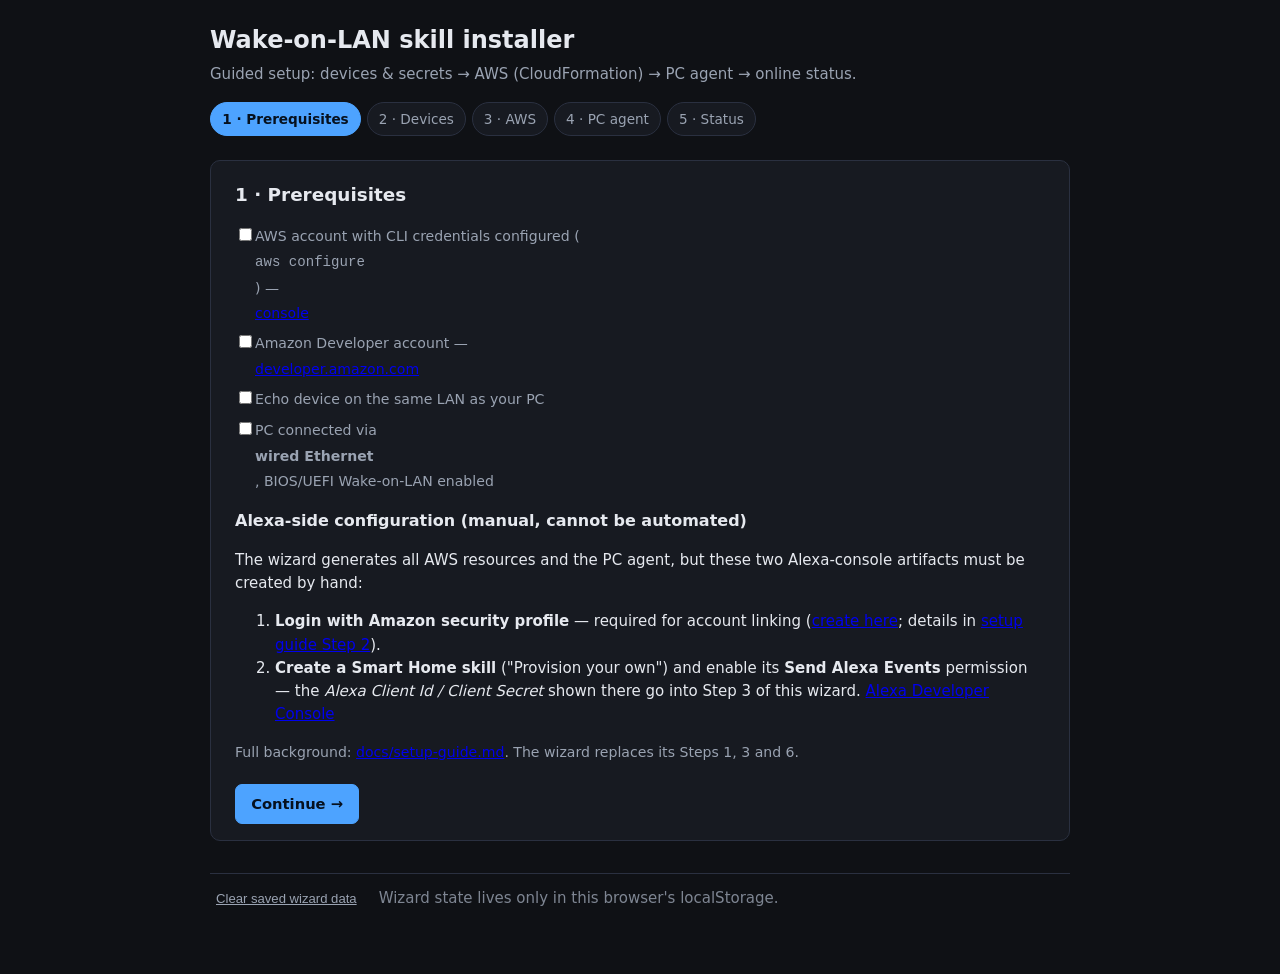
<file: docs/installer/index.html>
<!DOCTYPE html>
<html lang="en">
<head>
<meta charset="utf-8">
<meta name="viewport" content="width=device-width, initial-scale=1">
<title>wol-agent installer — Alexa Wake-on-LAN</title>
<link rel="stylesheet" href="style.css">
</head>
<body>
<header>
  <h1>Wake-on-LAN skill installer</h1>
  <p class="sub">Guided setup: devices &amp; secrets &rarr; AWS (CloudFormation) &rarr; PC agent &rarr; online status.</p>
  <nav id="steps-nav">
    <a href="#prereqs" class="step-link" data-step="prereqs">1 · Prerequisites</a>
    <a href="#devices" class="step-link" data-step="devices">2 · Devices</a>
    <a href="#aws" class="step-link" data-step="aws">3 · AWS</a>
    <a href="#agent" class="step-link" data-step="agent">4 · PC agent</a>
    <a href="#status" class="step-link" data-step="status">5 · Status</a>
  </nav>
</header>

<main>

<!-- ================= STEP 1: PREREQS ================= -->
<section id="prereqs" class="step">
  <h2>1 · Prerequisites</h2>
  <ul class="checklist">
    <li><input type="checkbox" id="pre-aws"><label for="pre-aws">AWS account with CLI credentials configured (<code>aws configure</code>) — <a href="https://console.aws.amazon.com/" target="_blank" rel="noopener">console</a></label></li>
    <li><input type="checkbox" id="pre-dev"><label for="pre-dev">Amazon Developer account — <a href="https://developer.amazon.com/" target="_blank" rel="noopener">developer.amazon.com</a></label></li>
    <li><input type="checkbox" id="pre-echo"><label for="pre-echo">Echo device on the same LAN as your PC</label></li>
    <li><input type="checkbox" id="pre-lan"><label for="pre-lan">PC connected via <strong>wired Ethernet</strong>, BIOS/UEFI Wake-on-LAN enabled</label></li>
  </ul>

  <h3>Alexa-side configuration (manual, cannot be automated)</h3>
  <p>The wizard generates all AWS resources and the PC agent, but these two Alexa-console artifacts must be created by hand:</p>
  <ol>
    <li><strong>Login with Amazon security profile</strong> — required for account linking (<a href="https://developer.amazon.com/lwa/sp/overview.html" target="_blank" rel="noopener">create here</a>; details in <a href="../setup-guide.md">setup guide Step 2</a>).</li>
    <li><strong>Create a Smart Home skill</strong> ("Provision your own") and enable its <strong>Send Alexa Events</strong> permission — the <em>Alexa Client Id / Client Secret</em> shown there go into Step&nbsp;3 of this wizard. <a href="https://developer.amazon.com/alexa/console/ask" target="_blank" rel="noopener">Alexa Developer Console</a></li>
  </ol>
  <p class="note">Full background: <a href="../setup-guide.md">docs/setup-guide.md</a>. The wizard replaces its Steps 1, 3 and 6.</p>
  <div class="nav"><a class="btn primary" href="#devices">Continue →</a></div>
</section>

<!-- ================= STEP 2: DEVICES ================= -->
<section id="devices" class="step" hidden>
  <h2>2 · Devices &amp; secrets</h2>
  <p>Add every PC you want to wake/shut down. Each gets a random shared secret used between the PC agent and your bridge.</p>

  <div class="row">
    <label>AWS region (Alexa-supported)
      <select id="region">
        <option value="eu-west-1">eu-west-1 (Europe)</option>
        <option value="us-east-1">us-east-1 (N. America)</option>
        <option value="us-west-2">us-west-2 (N. America)</option>
        <option value="ap-northeast-1">ap-northeast-1 (Far East)</option>
      </select>
    </label>
  </div>

  <div id="device-list"></div>
  <button class="btn" id="add-device">+ Add device</button>

  <div class="generated">
    <h3>Generated artifacts</h3>
    <div class="artifact">
      <header><code>WOL_DEVICES</code> <span class="hint">→ skill Lambda env var</span><button class="copy" data-copy="out-wol-devices">Copy</button></header>
      <pre id="out-wol-devices"></pre>
    </div>
    <div class="artifact">
      <header><code>PC_SECRETS</code> <span class="hint">→ bridge Lambda env var</span><button class="copy" data-copy="out-pc-secrets">Copy</button></header>
      <pre id="out-pc-secrets"></pre>
    </div>
  </div>

  <p class="warn" id="devices-validation"></p>
  <div class="nav">
    <a class="btn" href="#prereqs">← Back</a>
    <a class="btn primary" href="#aws">Continue →</a>
  </div>
</section>

<!-- ================= STEP 3: AWS ================= -->
<section id="aws" class="step" hidden>
  <h2>3 · Deploy AWS resources</h2>

  <fieldset>
    <legend>Skill credentials (from Send Alexa Events permission)</legend>
    <div class="row"><label>Alexa Client Id <input type="text" id="alexa-client-id" placeholder="amzn1.application-oa2-client.xxxx" size="48"></label></div>
    <div class="row"><label>Alexa Client Secret <input type="password" id="alexa-client-secret" placeholder="••••••••" size="48"></label></div>
  </fieldset>

  <details class="advanced-naming" style="margin: 1rem 0;">
    <summary style="cursor: pointer; color: var(--muted); font-size: 0.9rem;">Advanced naming options (optional)</summary>
    <div style="margin-top: 0.6rem; padding-left: 0.5rem; border-left: 2px solid var(--border);">
      <div class="row"><label>Stack Name <input type="text" id="stack-name" placeholder="wol-stack" value="wol-stack" size="32"></label></div>
      <div class="row"><label>DynamoDB Table Name <input type="text" id="dynamo-table-name" placeholder="AlexaEventTokens" value="AlexaEventTokens" size="32"></label></div>
      <div class="row"><label>Skill Lambda Name <input type="text" id="skill-function-name" placeholder="alexa-wake-on-lan" value="alexa-wake-on-lan" size="32"></label></div>
      <div class="row"><label>Bridge Lambda Name <input type="text" id="bridge-function-name" placeholder="wol-bridge" value="wol-bridge" size="32"></label></div>
    </div>
  </details>

  <h3>Option A — automated (recommended)</h3>
  <p>Paste this into a terminal with AWS credentials configured. It creates the DynamoDB table, both Lambdas, IAM, Function URL (with CORS for this page), then uploads the real handler code.</p>
  <div class="platform-tabs">
    <button class="tab active" data-tab="win">Windows</button>
    <button class="tab" data-tab="linux">Linux / macOS</button>
  </div>
  <div class="artifact" data-pane="win">
    <header>Elevated PowerShell <button class="copy" data-copy="out-deploy-ps">Copy</button></header>
    <pre id="out-deploy-ps"></pre>
  </div>
  <div class="artifact" data-pane="linux" hidden>
    <header>bash <button class="copy" data-copy="out-deploy-sh">Copy</button></header>
    <pre id="out-deploy-sh"></pre>
  </div>
  <details>
    <summary>What exactly will be created?</summary>
    <ul>
      <li>DynamoDB table <code>AlexaEventTokens</code> (on-demand)</li>
      <li>Lambda <code>alexa-wake-on-lan</code> (+ role: DynamoDB get/put, CloudWatch logs) + invoke permission for <code>alexa-connectedhome.amazon.com</code></li>
      <li>Lambda <code>wol-bridge</code> (+ role: DynamoDB get/put/delete, invoke skill Lambda)</li>
      <li>Public Function URL on <code>wol-bridge</code>, auth NONE, CORS limited to this site's origin</li>
    </ul>
  </details>

  <h3>Option B — manual console</h3>
  <p>Open the pre-filled Create-Stack page (secrets are <em>not</em> embedded — you'll type them into the NoEcho fields yourself):</p>
  <p><a id="cfn-link" class="btn" target="_blank" rel="noopener">Open CloudFormation Create-Stack →</a></p>

  <div class="nav">
    <a class="btn" href="#devices">← Back</a>
    <a class="btn primary" href="#agent">Continue →</a>
  </div>
</section>

<!-- ================= STEP 4: AGENT ================= -->
<section id="agent" class="step" hidden>
  <h2>4 · Install the PC agent</h2>
  <p>Run the matching one-liner <strong>on the target PC</strong>. Pick a device below to have ID/secret filled in.</p>
  <div class="row">
    <label>Bridge Function URL (from Step 3 output)
      <input type="url" id="bridge-url" placeholder="https://abc123.lambda-url.eu-west-1.on.aws/" size="52">
    </label>
  </div>
  <div class="row">
    <label>Pre-fill for device
      <select id="agent-device"></select>
    </label>
  </div>
  <p class="note">The installer registers a boot-persistent task (Windows: SYSTEM scheduled task; Linux: systemd service), runs WoL pre-flight checks, tests bridge connectivity, and supports <code>uninstall</code>/<code>repair</code>/<code>status</code> later.</p>

  <div class="artifact">
    <header>Windows — elevated PowerShell <button class="copy" data-copy="out-agent-win">Copy</button></header>
    <pre id="out-agent-win"></pre>
  </div>
  <div class="artifact">
    <header>Linux — bash (root) <button class="copy" data-copy="out-agent-linux">Copy</button></header>
    <pre id="out-agent-linux"></pre>
  </div>

  <h3>Manage later (from the repo checkout)</h3>
  <pre># Windows
.\install-agent.ps1 -TestConnection          # one-off poll against the bridge
.\install-agent.ps1 -Status -Live            # task state + live poll
.\install-agent.ps1 -Repair                  # re-register task from saved config
.\install-agent.ps1 -Uninstall -Purge        # remove everything

# Linux
./install-agent.sh status --live
./install-agent.sh repair
./install-agent.sh uninstall --purge</pre>

  <div class="nav">
    <a class="btn" href="#aws">← Back</a>
    <a class="btn primary" href="#status">Continue →</a>
  </div>
</section>

<!-- ================= STEP 5: STATUS ================= -->
<section id="status" class="step" hidden>
  <h2>5 · Online status</h2>
  <p>Sends one real poll (heartbeat <code>ON</code>) to your bridge straight from this page. Your secret is sent only to your own bridge URL — nowhere else.</p>
  <form id="status-form">
    <div class="row"><label>deviceId <input type="text" id="st-device" placeholder="wol-pc-001" required></label></div>
    <div class="row"><label>x-pc-secret <input type="password" id="st-secret" required></label></div>
    <button class="btn primary" type="submit">Check status</button>
  </form>
  <div id="status-result" class="status-result" hidden>
    <p id="status-verdict"></p>
    <pre id="status-detail"></pre>
  </div>

  <div class="nav"><a class="btn" href="#agent">← Back</a></div>
</section>

</main>

<footer>
  <button id="reset-state" class="linklike">Clear saved wizard data</button>
  <span class="hint">Wizard state lives only in this browser's localStorage.</span>
</footer>

<script src="app.js"></script>
</body>
</html>
</file>
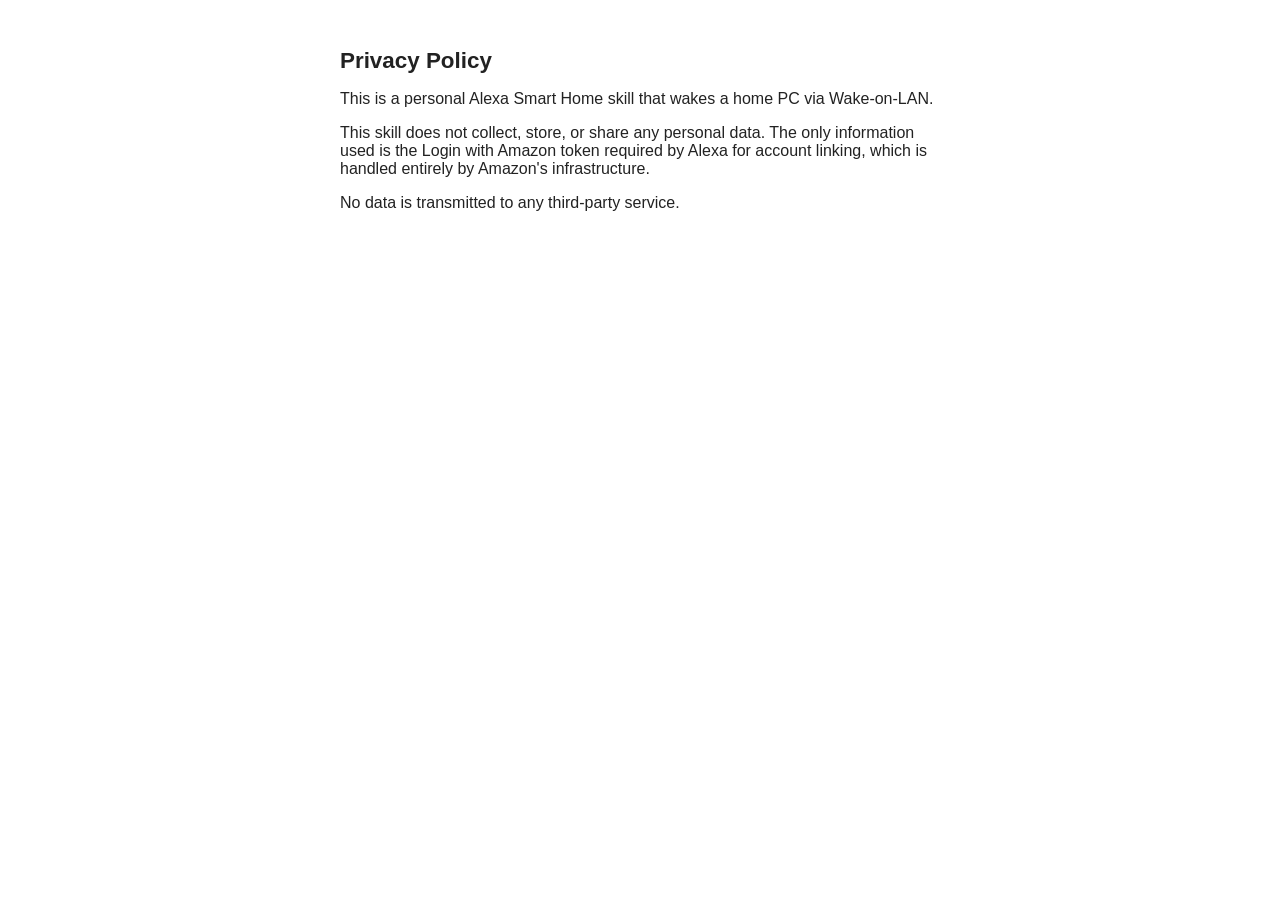
<file: privacy.html>
<!DOCTYPE html>
<html lang="en">
<head>
  <meta charset="UTF-8">
  <meta name="viewport" content="width=device-width, initial-scale=1.0">
  <title>Privacy Policy — alexa-wake-on-lan</title>
  <style>
    body { font-family: sans-serif; max-width: 600px; margin: 3rem auto; padding: 0 1rem; color: #222; }
    h1 { font-size: 1.4rem; }
  </style>
</head>
<body>
  <h1>Privacy Policy</h1>
  <p>This is a personal Alexa Smart Home skill that wakes a home PC via Wake-on-LAN.</p>
  <p>This skill does not collect, store, or share any personal data. The only information
  used is the Login with Amazon token required by Alexa for account linking, which is
  handled entirely by Amazon's infrastructure.</p>
  <p>No data is transmitted to any third-party service.</p>
</body>
</html>
</file>
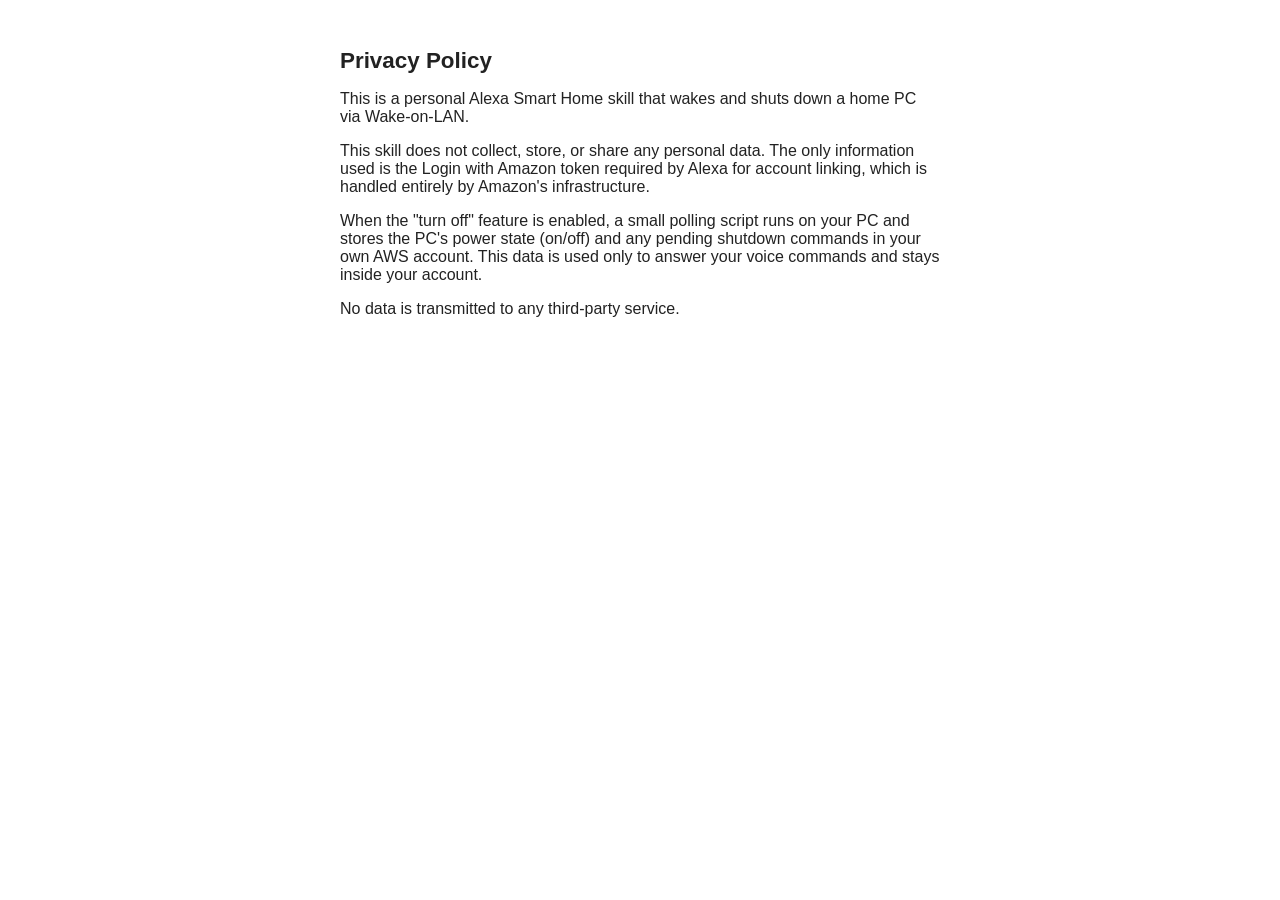
<file: docs/privacy.html>
<!DOCTYPE html>
<html lang="en">
<head>
  <meta charset="UTF-8">
  <meta name="viewport" content="width=device-width, initial-scale=1.0">
  <title>Privacy Policy — alexa-wake-on-lan</title>
  <style>
    body { font-family: sans-serif; max-width: 600px; margin: 3rem auto; padding: 0 1rem; color: #222; }
    h1 { font-size: 1.4rem; }
  </style>
</head>
<body>
  <h1>Privacy Policy</h1>
  <p>This is a personal Alexa Smart Home skill that wakes and shuts down a home PC
  via Wake-on-LAN.</p>
  <p>This skill does not collect, store, or share any personal data. The only information
  used is the Login with Amazon token required by Alexa for account linking, which is
  handled entirely by Amazon's infrastructure.</p>
  <p>When the "turn off" feature is enabled, a small polling script runs on your PC
  and stores the PC's power state (on/off) and any pending shutdown commands in
  your own AWS account. This data is used only to answer your voice commands and
  stays inside your account.</p>
  <p>No data is transmitted to any third-party service.</p>
</body>
</html>
</file>
<file: docs/installer/style.css>
:root {
  --bg: #0f1115;
  --panel: #171a21;
  --panel-2: #1d222c;
  --text: #e6e9ef;
  --muted: #9aa3b2;
  --accent: #4da3ff;
  --ok: #3ecf8e;
  --warn: #ffb454;
  --err: #ff6b6b;
  --border: #2a3040;
  --mono: ui-monospace, Consolas, "Cascadia Mono", Menlo, monospace;
}

* { box-sizing: border-box; }

body {
  margin: 0;
  font: 15px/1.55 system-ui, "Segoe UI", Roboto, sans-serif;
  background: var(--bg);
  color: var(--text);
  max-width: 900px;
  margin-inline: auto;
  padding: 1rem 1.25rem 4rem;
}

header h1 { margin: .4rem 0 .2rem; font-size: 1.5rem; }
.sub { color: var(--muted); margin-top: 0; }

#steps-nav {
  display: flex; flex-wrap: wrap; gap: .35rem;
  margin: 1rem 0 1.5rem;
}
.step-link {
  padding: .35rem .7rem; border-radius: 999px;
  background: var(--panel); border: 1px solid var(--border);
  color: var(--muted); text-decoration: none; font-size: .85rem;
}
.step-link.active { background: var(--accent); color: #06111f; border-color: var(--accent); font-weight: 600; }

section.step {
  background: var(--panel);
  border: 1px solid var(--border);
  border-radius: 10px;
  padding: 1.25rem 1.5rem 1rem;
  margin-bottom: 1.25rem;
}
h2 { font-size: 1.15rem; margin-top: 0; }
h3 { font-size: 1rem; margin-bottom: .4rem; }

.checklist { list-style: none; padding-left: 0; }
.checklist li { margin: .45rem 0; }
.checklist input { accent-color: var(--accent); }

.row { margin: .6rem 0; display: flex; align-items: center; gap: .5rem; flex-wrap: wrap; }
label { display: inline-flex; flex-direction: column; gap: .25rem; color: var(--muted); font-size: .88rem; }
input[type=text], input[type=password], input[type=url], select {
  background: var(--panel-2);
  border: 1px solid var(--border);
  color: var(--text);
  border-radius: 6px;
  padding: .45rem .6rem;
  font-size: .95rem;
}
input:focus, select:focus { outline: 1px solid var(--accent); }

.btn {
  display: inline-block;
  background: var(--panel-2);
  border: 1px solid var(--border);
  color: var(--text);
  border-radius: 7px;
  padding: .5rem .95rem;
  cursor: pointer;
  font-size: .92rem;
  text-decoration: none;
}
.btn:hover { border-color: var(--accent); }
.btn.primary { background: var(--accent); border-color: var(--accent); color: #06111f; font-weight: 600; }
.linklike { background: none; border: none; color: var(--muted); cursor: pointer; text-decoration: underline; font-size: .82rem; }

.device-card {
  background: var(--panel-2);
  border: 1px solid var(--border);
  border-radius: 8px;
  padding: .75rem .9rem;
  margin: .6rem 0;
  display: grid;
  grid-template-columns: repeat(auto-fit, minmax(190px, 1fr));
  gap: .5rem .9rem;
  position: relative;
}
.device-card .remove {
  position: absolute; top: .4rem; right: .5rem;
  background: none; border: none; color: var(--muted); cursor: pointer; font-size: .95rem;
}
.device-card .remove:hover { color: var(--err); }

.generated { margin-top: 1.25rem; }
.artifact {
  background: #10131a;
  border: 1px solid var(--border);
  border-radius: 8px;
  margin: .6rem 0;
  overflow: hidden;
}
.artifact header {
  display: flex; justify-content: space-between; align-items: center;
  padding: .35rem .7rem;
  background: var(--panel-2);
  border-bottom: 1px solid var(--border);
  font-family: var(--mono);
  font-size: .8rem;
  color: var(--muted);
}
.hint { color: var(--muted); opacity: .8; font-weight: 400; }
pre {
  margin: 0;
  padding: .7rem .9rem;
  overflow-x: auto;
  font-family: var(--mono);
  font-size: .8rem;
  white-space: pre-wrap;
  word-break: break-all;
}
.copy {
  background: none; border: 1px solid var(--border); border-radius: 5px;
  color: var(--accent); cursor: pointer; font-size: .75rem; padding: .15rem .55rem;
}
.copy:hover { border-color: var(--accent); }

.platform-tabs { display: flex; gap: .35rem; margin: .5rem 0 .25rem; }
.tab {
  background: var(--panel-2); border: 1px solid var(--border);
  color: var(--muted); border-radius: 6px 6px 0 0; padding: .3rem .9rem; cursor: pointer;
}
.tab.active { color: var(--text); border-bottom-color: transparent; }

.nav { display: flex; justify-content: space-between; margin-top: 1.25rem; }
.note { color: var(--muted); font-size: .88rem; }
.warn { color: var(--warn); font-size: .9rem; min-height: 1.2em; }
details { margin: .6rem 0; color: var(--muted); font-size: .9rem; }
details ul { margin: .4rem 0; }

.status-result { margin-top: 1rem; }
.status-result.ok #status-verdict { color: var(--ok); }
.status-result.err #status-verdict { color: var(--err); }

footer {
  display: flex; gap: 1rem; align-items: baseline;
  border-top: 1px solid var(--border); padding-top: .8rem; margin-top: 2rem;
}
</file>
